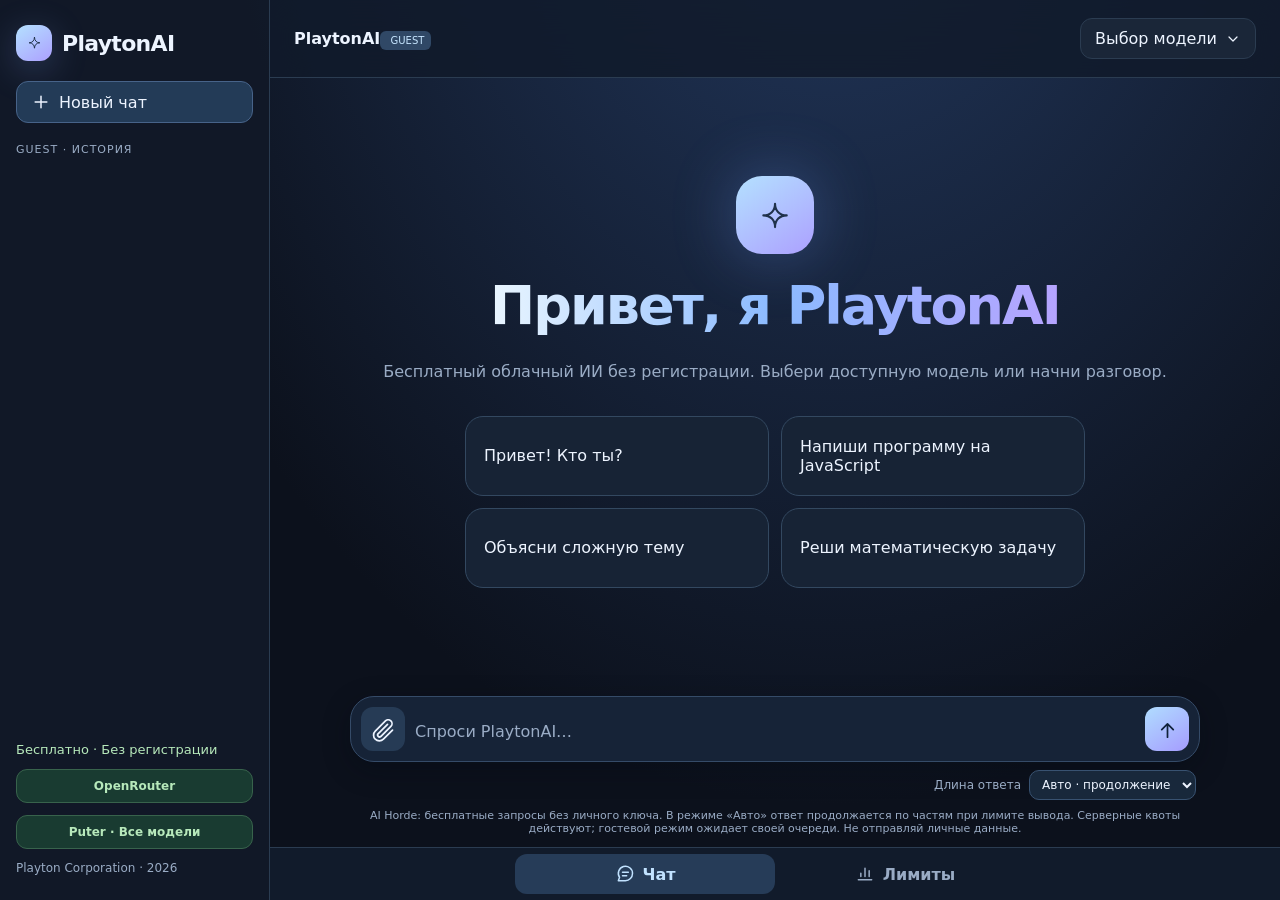
<file: index.html>
<!doctype html>
<html lang="ru">
<head>
<meta charset="utf-8">
<meta name="viewport" content="width=device-width, initial-scale=1">
<meta http-equiv="refresh" content="0; url=guest.html">
<meta name="theme-color" content="#101117">
<title>PlaytonAI — интеллектуальный помощник</title>
<link rel="stylesheet" href="style.css?v=2">
<link rel="stylesheet" href="theme.css?v=2.1">
<script src="https://js.puter.com/v2/"></script>
<script defer src="markdown.js?v=2"></script>
<script defer src="app.js?v=2.1"></script>
<script defer src="icons.js?v=1"></script>
</head>
<body>
<aside id="sidebar">
  <a class="brand" href="./"><span class="logo">✦</span> PlaytonAI</a>
  <button id="newChat" class="new">＋ Новый чат</button>
  <small class="label">ИСТОРИЯ</small>
  <div id="history"></div>
  <footer><a class="switch-provider" href="free.html">★ OpenRouter — бесплатные модели</a><button id="connect">Подключить Puter</button><span>Playton Corporation · 2026</span></footer>
</aside>
<main>
  <header><button id="menu" aria-label="Меню">☰</button><div><strong>PlaytonAI</strong><span class="version"> PUTER</span></div><a class="provider-top" href="free.html">Free AI</a><button id="models" title="Выбрать модель">Выбор модели ▾</button></header>
  <section id="chatPage" class="page">
  <div id="conversation" aria-live="polite"></div>
  <section class="composer">
    <div id="status" role="status"></div>
    <form id="form"><div id="attachments"></div><div class="input-row"><button type="button" id="attach" aria-label="Прикрепить файлы">＋</button><input type="file" id="files" multiple hidden><textarea id="prompt" rows="1" placeholder="Спроси PlaytonAI…" aria-label="Сообщение"></textarea><button type="submit" id="send" aria-label="Отправить">↑</button><button type="button" id="stop" hidden>Стоп</button></div></form>
    <div class="generation-controls"><label for="answerLength">Длина ответа</label><select id="answerLength"><option value="2048">Обычная · до 2 048 токенов</option><option value="1024">Экономная · до 1 024</option><option value="4096">Подробная · до 4 096</option><option value="16384">Длинная · до 16 384</option><option value="auto">Максимум модели</option></select></div>
    <p>Вложения отправляются в Puter при отправке сообщения. Длина ответа помогает управлять расходом бюджета.</p>
  </section>
  </section>
  <section id="limitsPage" class="page limits" hidden>
    <div class="limits-inner">
      <div class="eyebrow">PLAYTONAI · USAGE CENTER</div><h1>Лимиты и квоты</h1>
      <p class="muted">Данные непосредственно из Puter, без выдуманных ограничений.</p>
      <div class="toolbar"><button id="refresh">Обновить с сервера</button><a href="https://puter.com/" target="_blank" rel="noopener">Кабинет Puter</a></div>
      <p id="quotaStatus" class="muted" role="status">Подключи Puter, чтобы получить баланс.</p>
      <div class="quota-grid"><article class="quota-card"><small>ОСТАТОК НА СЧЁТЕ</small><strong id="balance">—</strong><span>Общий месячный бюджет аккаунта</span><div class="progress"><div id="balanceBar"></div></div></article><article class="quota-card"><small>МЕСЯЧНЫЙ БЮДЖЕТ</small><strong id="monthly">—</strong><span>Данные непосредственно из API</span></article></div>
      <article class="quota-card"><div class="card-head"><div><small>ВЫБРАННАЯ МОДЕЛЬ</small><h2 id="quotaModel">Выбери модель</h2></div><button id="chooseQuota">Сменить</button></div><div id="modelMetrics" class="metrics"></div><div class="notice"><strong>Остаток запросов у провайдера</strong><p>Не раскрывается публичным API Puter. Это не означает безлимит: внутренние квоты модели могут действовать.</p></div><div id="lastServerEvent" class="notice" hidden></div></article>
      <article class="quota-card"><h2>Общие ограничения Puter</h2><p class="muted">Для пользователя в приложении, не отдельный счётчик каждой модели.</p><div class="table-scroll"><table><thead><tr><th>Тариф</th><th>Запросов / 10 с</th><th>Одновременно</th></tr></thead><tbody><tr><td>Платный</td><td>200</td><td>20</td></tr><tr><td>Бесплатный</td><td>30</td><td>3</td></tr><tr><td>Гостевой</td><td>20</td><td>2</td></tr></tbody></table></div><a href="https://docs.puter.com/rate-limits-and-quotas/" target="_blank" rel="noopener">Официальная документация</a></article>
      <article class="quota-card"><h2>Серверный расход приложения</h2><p class="muted">Детализация может обновляться с задержкой.</p><div id="usageTable">Нет данных — подключи аккаунт.</div></article>
    </div>
  </section>
  <nav class="bottom-nav" aria-label="Навигация"><button id="navChat" class="active" aria-current="page"><span>◉</span> Чат</button><button id="navLimits"><span>▥</span> Лимиты</button></nav>
</main>
<dialog id="catalog">
  <div class="dialog-head"><h2>Каталог моделей</h2><button id="close">×</button></div>
  <p id="catalogStatus">Загрузка каталога…</p>
  <input type="search" id="filter" placeholder="Поиск модели или провайдера" aria-label="Поиск модели">
  <div id="modelList"></div>
</dialog>
</body>
</html>
</file>
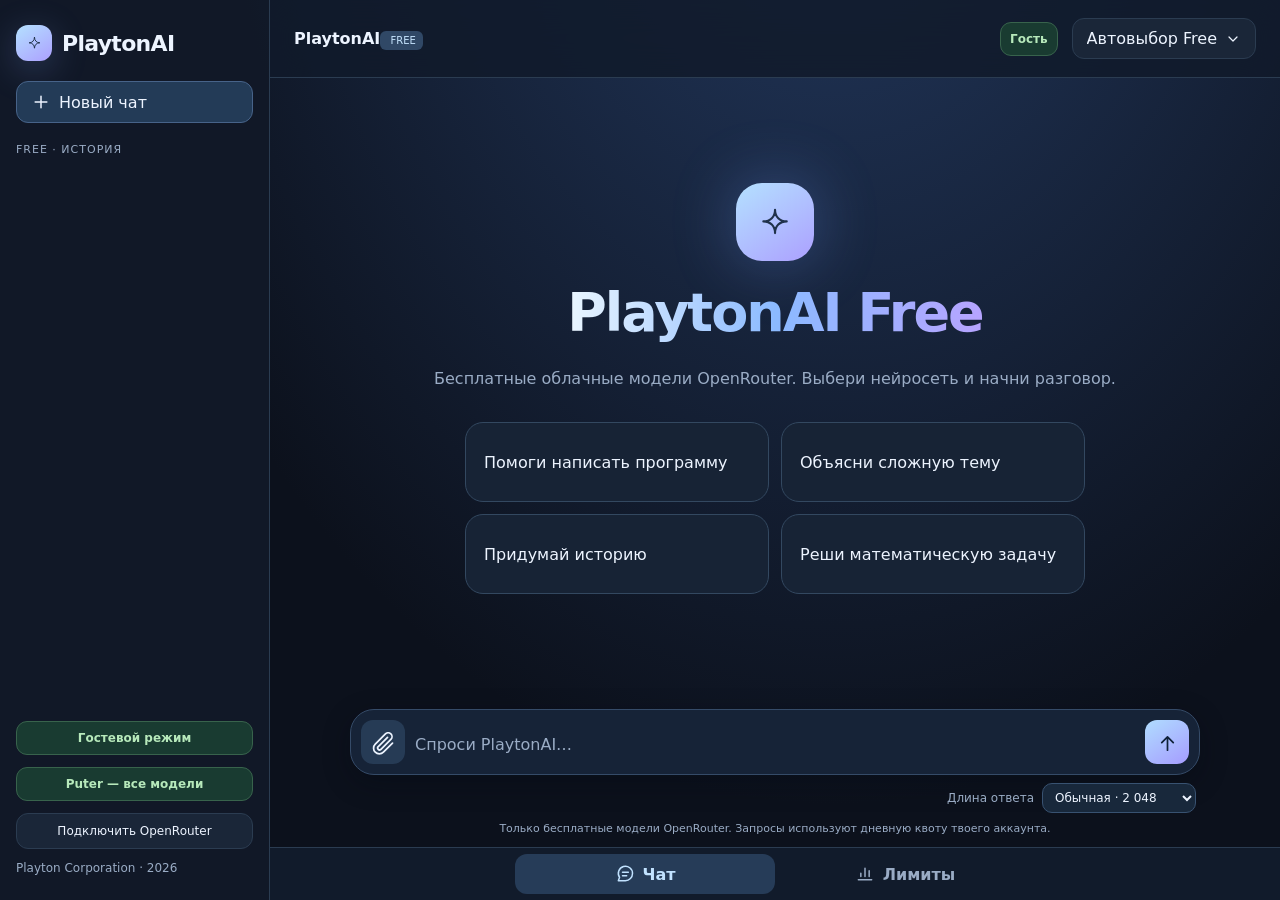
<file: free.html>
<!doctype html><html lang="ru"><head><meta charset="utf-8"><meta name="viewport" content="width=device-width,initial-scale=1,viewport-fit=cover"><meta name="theme-color" content="#101117"><meta name="referrer" content="no-referrer"><title>PlaytonAI · Free Models</title><link rel="stylesheet" href="style.css?v=3"><link rel="stylesheet" href="theme.css?v=3"><script defer src="markdown.js?v=2"></script><script defer src="free.js?v=3"></script><script defer src="icons.js?v=1"></script></head>
<body><aside id="sidebar"><a class="brand" href="./free.html"><span class="logo">✦</span> PlaytonAI</a><button id="newChat" class="new">＋ Новый чат</button><small class="label">FREE · ИСТОРИЯ</small><div id="history"></div><footer><a class="switch-provider" href="./guest.html">Гостевой режим</a><a class="switch-provider" href="./puter.html">Puter — все модели</a><button id="connect">Подключить OpenRouter</button><button id="disconnect" hidden>Отключить ключ</button><span>Playton Corporation · 2026</span></footer></aside>
<main><header><button id="menu" aria-label="Меню">☰</button><div><strong>PlaytonAI</strong><span class="version"> FREE</span></div><a class="provider-top" href="./guest.html">Гость</a><button id="models" title="Выбрать модель">Выбор модели ▾</button></header>
<section class="page" id="chatPage"><div id="conversation" aria-live="polite"></div><section class="composer"><div id="status" role="status"></div><form id="form"><div id="attachments"></div><div class="input-row"><button type="button" id="attach" aria-label="Прикрепить файлы">＋</button><input type="file" id="files" multiple hidden accept="image/*,.txt,.md,.csv,.json,.xml,.js,.ts,.py,.cpp,.html,.css,.rs,.java,.log"><textarea id="prompt" rows="1" placeholder="Спроси PlaytonAI…" aria-label="Сообщение"></textarea><button id="send" type="submit" aria-label="Отправить">↑</button><button id="stop" type="button" hidden>Стоп</button></div></form><div class="generation-controls"><label for="answerLength">Длина ответа</label><select id="answerLength"><option value="2048">Обычная · 2 048</option><option value="1024">Экономная · 1 024</option><option value="4096">Подробная · 4 096</option><option value="16384">Длинная · 16 384</option><option value="auto">Максимум модели</option></select></div><p>Только бесплатные модели OpenRouter. Запросы используют дневную квоту твоего аккаунта.</p></section></section>
<section class="page limits" id="limitsPage" hidden><div class="limits-inner"><div class="eyebrow">PLAYTONAI · OPENROUTER FREE</div><h1>Лимиты и квоты</h1><p class="muted">Данные с сервера OpenRouter, без бюджета Puter.</p><div class="toolbar"><button id="refresh">Обновить с сервера</button><a href="https://openrouter.ai/keys" target="_blank" rel="noopener">API-ключи</a></div><p id="quotaStatus" role="status" class="muted">Подключи аккаунт, чтобы увидеть реальный остаток.</p><div class="quota-grid"><article class="quota-card"><small>ОСТАЛОСЬ ЗАПРОСОВ СЕГОДНЯ</small><strong id="remaining">—</strong><span>Общая квота бесплатных моделей</span><div class="progress"><div id="balanceBar"></div></div></article><article class="quota-card"><small>ДНЕВНОЙ ЛИМИТ</small><strong id="daily">—</strong><span id="used">Данные API</span></article></div><article class="quota-card"><h2 id="quotaModel">Модель</h2><div id="modelMetrics" class="metrics"></div><p class="muted">Отдельная внутренняя квота провайдера может действовать, но остаток не всегда доступен. Общая квота возвращается API OpenRouter.</p></article><article class="quota-card"><h2>Как работает бесплатный режим</h2><p class="muted">Выбираются только модели с суффиксом :free и нулевой ценой либо официальный бесплатный маршрутизатор. Платные модели не отправляются. Ограничения OpenRouter действуют и могут измениться.</p><a href="https://openrouter.ai/collections/free-models" target="_blank" rel="noopener">Официальный список бесплатных моделей</a></article></div></section>
<nav class="bottom-nav" aria-label="Навигация"><button id="navChat" class="active"><span>◉</span> Чат</button><button id="navLimits"><span>▥</span> Лимиты</button></nav></main>
<dialog id="catalog"><div class="dialog-head"><h2>Бесплатные модели</h2><button id="close" aria-label="Закрыть">×</button></div><p id="catalogStatus">Загрузка каталога…</p><input id="filter" type="search" placeholder="Название модели" aria-label="Поиск модели"><div id="modelList"></div></dialog>
<dialog id="connection"><div class="dialog-head"><h2>Подключение OpenRouter</h2><button id="closeConnect" aria-label="Закрыть">×</button></div><p>Войди через официальный OpenRouter. Секретный ключ используется только в памяти этой вкладки, не сохраняется на GitHub и не попадает в историю. После закрытия или перезагрузки вкладки потребуется подключение снова.</p><button id="oauth">Войти через OpenRouter</button><p class="muted">Или используй собственный API-ключ:</p><input id="manualKey" class="free-key" type="password" autocomplete="off" spellcheck="false" placeholder="API-ключ OpenRouter" aria-label="API-ключ OpenRouter"><div class="free-controls"><button id="useKey">Подключить ключ</button><a href="https://openrouter.ai/keys" target="_blank" rel="noopener">Получить ключ</a></div><p id="connectStatus" role="status" class="muted"></p></dialog></body></html>
</file>
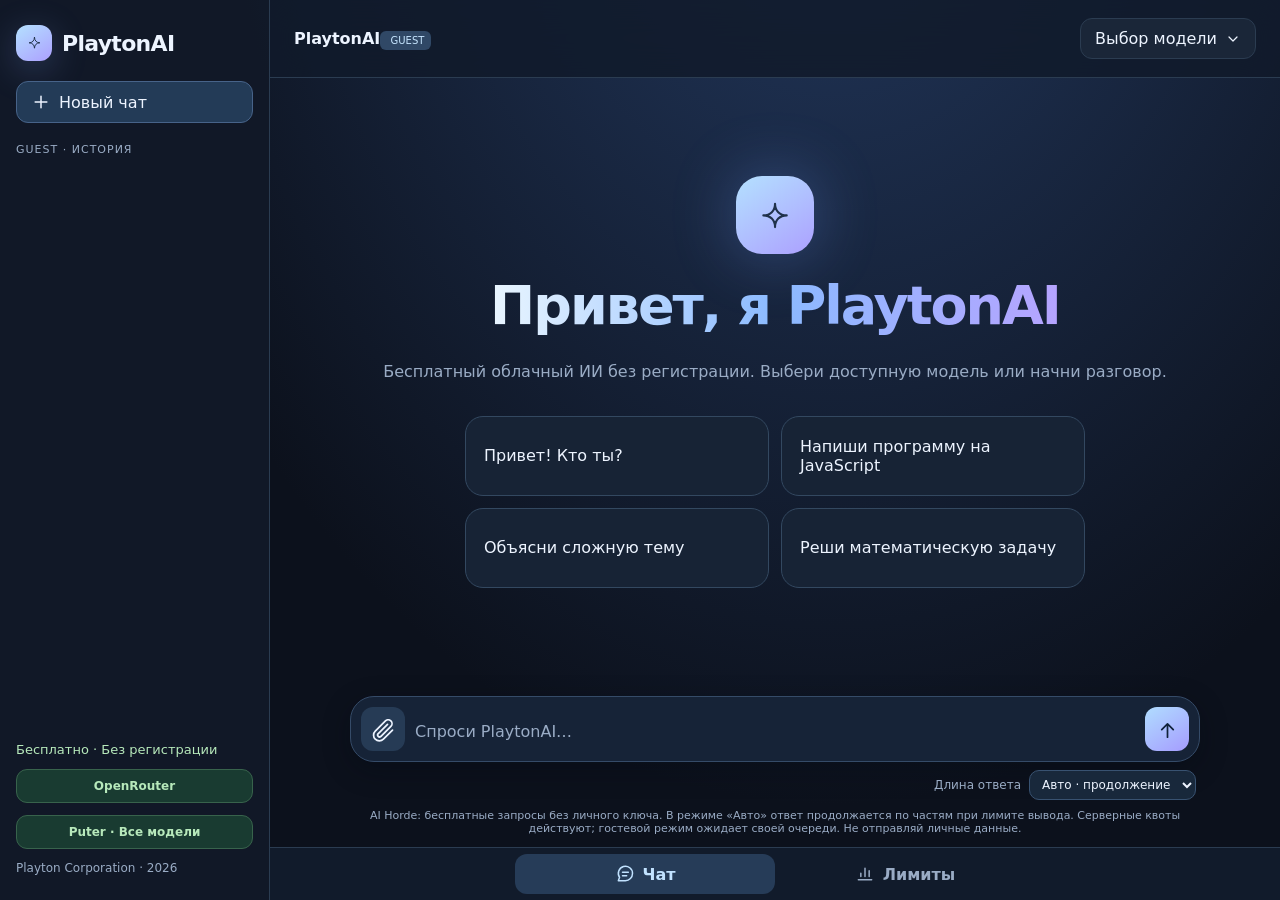
<file: guest.html>
<!doctype html><html lang="ru"><head><meta charset="utf-8"><meta name="viewport" content="width=device-width,initial-scale=1,viewport-fit=cover"><meta name="theme-color" content="#101117"><title>PlaytonAI — свободный ИИ</title><link rel="stylesheet" href="style.css?v=3"><link rel="stylesheet" href="theme.css?v=3"><script defer src="markdown.js?v=2"></script><script defer src="guest.js?v=3.4"></script><script defer src="icons.js?v=1"></script></head>
<body><aside id="sidebar"><a class="brand" href="./guest.html"><span class="logo">✦</span> PlaytonAI</a><button id="newChat" class="new">＋ Новый чат</button><small class="label">GUEST · ИСТОРИЯ</small><div id="history"></div><footer><span class="free-status">Бесплатно · Без регистрации</span><a class="switch-provider" href="free.html">OpenRouter</a><a class="switch-provider" href="puter.html">Puter · Все модели</a><span>Playton Corporation · 2026</span></footer></aside>
<main><header><button id="menu" aria-label="Меню">☰</button><div><strong>PlaytonAI</strong><span class="version"> GUEST</span></div><button id="models" title="Выбрать модель">Загрузка моделей…</button></header>
<section class="page" id="chatPage"><div id="conversation" aria-live="polite"></div><section class="composer"><div id="status" role="status"></div><form id="form"><div id="attachments"></div><div class="input-row"><button type="button" id="attach" aria-label="Прикрепить файлы">＋</button><input type="file" id="files" multiple hidden accept="image/png,image/jpeg,image/webp,.txt,.md,.csv,.json,.xml,.js,.ts,.py,.cpp,.html,.css,.rs,.java,.log"><textarea id="prompt" rows="1" placeholder="Спроси PlaytonAI…" aria-label="Сообщение"></textarea><button id="send" type="submit" aria-label="Отправить">↑</button><button id="stop" type="button" hidden>Стоп</button></div></form><div class="generation-controls"><label for="answerLength">Длина ответа</label><select id="answerLength"><option value="auto">Авто · продолжение</option><option value="512">Обычная · 512</option><option value="256">Короткая · 256</option><option value="1024">Подробная · 1 024</option><option value="2048">Длинная · 2 048</option><option value="4096">До 4 096</option></select></div><p>AI Horde: бесплатные запросы без личного ключа. В режиме «Авто» ответ продолжается по частям при лимите вывода. Серверные квоты действуют; гостевой режим ожидает своей очереди. Не отправляй личные данные.</p></section></section>
<section class="page limits" id="limitsPage" hidden><div class="limits-inner"><div class="eyebrow">PLAYTONAI · GUEST CLOUD</div><h1>Доступность и лимиты</h1><p class="muted">Живая информация от AI Horde. Гостевые запросы бесплатны, но время ожидания и доступная длина ответа зависят от нагрузки.</p><div class="toolbar"><button id="refresh">Обновить с сервера</button><a href="https://aihorde.net/status/" target="_blank" rel="noopener">Статус AI Horde</a></div><p id="quotaStatus" role="status" class="muted"></p><div class="quota-grid"><article class="quota-card"><small>РАБОТАЮЩИХ ЧАТ-МОДЕЛЕЙ</small><strong id="available">—</strong><span>Каталог с сервера</span></article><article class="quota-card"><small>РЕЖИМ</small><strong>Гость</strong><span>Без аккаунта и платёжных данных</span></article></div><article class="quota-card"><h2 id="quotaModel">Модель</h2><div id="modelMetrics" class="metrics"></div><p class="muted">У гостей низкий приоритет, а серверный лимит вывода зависит от очереди. Не опубликованный остаток не означает безлимит.</p></article></div></section>
<nav class="bottom-nav" aria-label="Навигация"><button id="navChat" class="active"><span>◉</span> Чат</button><button id="navLimits"><span>▥</span> Лимиты</button></nav></main>
<dialog id="catalog"><div class="dialog-head"><h2>Доступные модели</h2><button id="close" aria-label="Закрыть">×</button></div><p id="catalogStatus">Загрузка каталога…</p><input id="filter" type="search" placeholder="Название модели" aria-label="Поиск модели"><div id="modelList"></div></dialog></body></html>
</file>
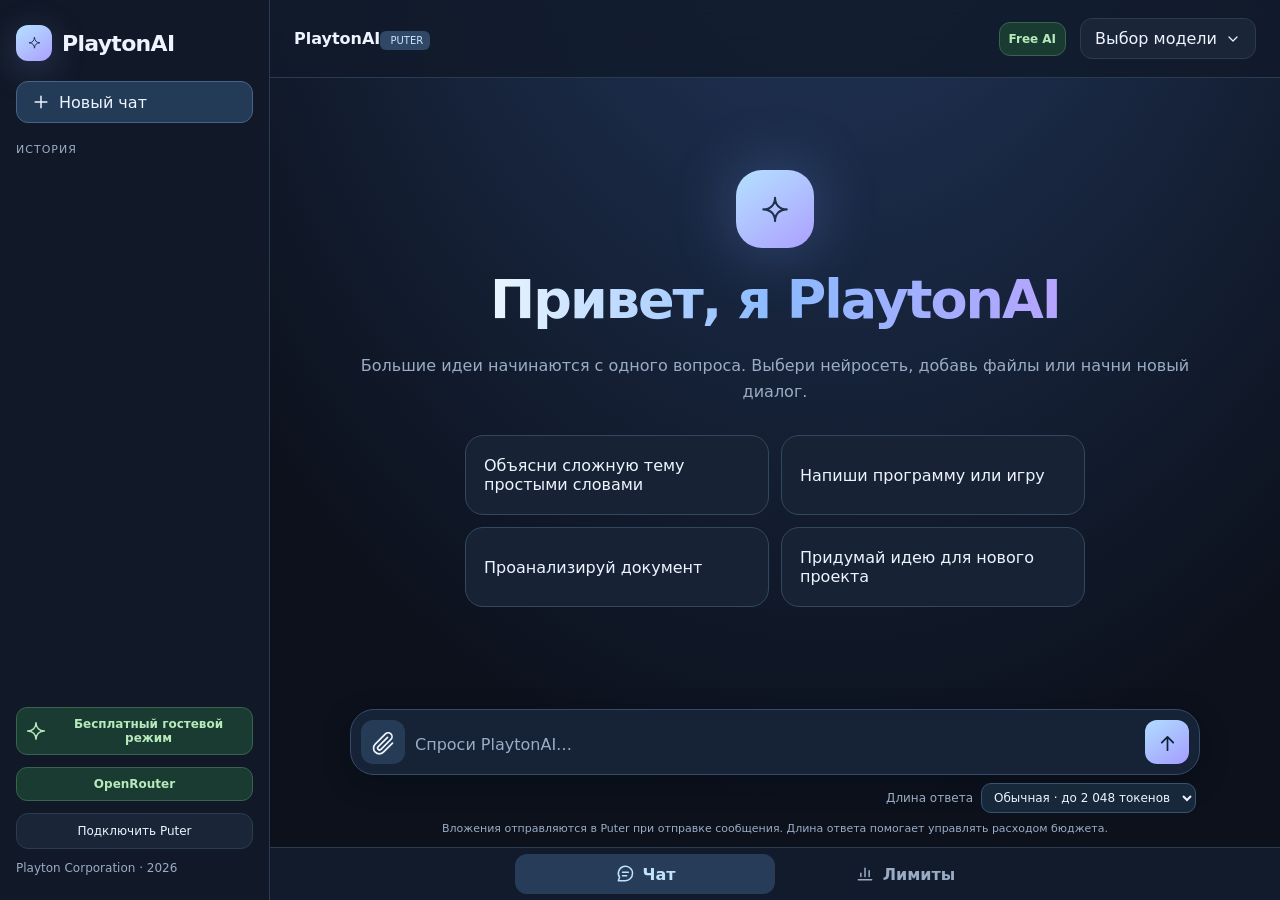
<file: puter.html>
<!doctype html>
<html lang="ru">
<head>
<meta charset="utf-8">
<meta name="viewport" content="width=device-width, initial-scale=1">
<meta name="theme-color" content="#101117">
<title>PlaytonAI — интеллектуальный помощник</title>
<link rel="stylesheet" href="style.css?v=2">
<link rel="stylesheet" href="theme.css?v=2.1">
<script src="https://js.puter.com/v2/"></script>
<script defer src="markdown.js?v=2"></script>
<script defer src="app.js?v=2.1"></script>
<script defer src="icons.js?v=1"></script>
</head>
<body>
<aside id="sidebar">
  <a class="brand" href="./"><span class="logo">✦</span> PlaytonAI</a>
  <button id="newChat" class="new">＋ Новый чат</button>
  <small class="label">ИСТОРИЯ</small>
  <div id="history"></div>
  <footer><a class="switch-provider" href="guest.html">★ Бесплатный гостевой режим</a><a class="switch-provider" href="free.html">OpenRouter</a><button id="connect">Подключить Puter</button><span>Playton Corporation · 2026</span></footer>
</aside>
<main>
  <header><button id="menu" aria-label="Меню">☰</button><div><strong>PlaytonAI</strong><span class="version"> PUTER</span></div><a class="provider-top" href="free.html">Free AI</a><button id="models" title="Выбрать модель">Выбор модели ▾</button></header>
  <section id="chatPage" class="page">
  <div id="conversation" aria-live="polite"></div>
  <section class="composer">
    <div id="status" role="status"></div>
    <form id="form"><div id="attachments"></div><div class="input-row"><button type="button" id="attach" aria-label="Прикрепить файлы">＋</button><input type="file" id="files" multiple hidden><textarea id="prompt" rows="1" placeholder="Спроси PlaytonAI…" aria-label="Сообщение"></textarea><button type="submit" id="send" aria-label="Отправить">↑</button><button type="button" id="stop" hidden>Стоп</button></div></form>
    <div class="generation-controls"><label for="answerLength">Длина ответа</label><select id="answerLength"><option value="2048">Обычная · до 2 048 токенов</option><option value="1024">Экономная · до 1 024</option><option value="4096">Подробная · до 4 096</option><option value="16384">Длинная · до 16 384</option><option value="auto">Максимум модели</option></select></div>
    <p>Вложения отправляются в Puter при отправке сообщения. Длина ответа помогает управлять расходом бюджета.</p>
  </section>
  </section>
  <section id="limitsPage" class="page limits" hidden>
    <div class="limits-inner">
      <div class="eyebrow">PLAYTONAI · USAGE CENTER</div><h1>Лимиты и квоты</h1>
      <p class="muted">Данные непосредственно из Puter, без выдуманных ограничений.</p>
      <div class="toolbar"><button id="refresh">Обновить с сервера</button><a href="https://puter.com/" target="_blank" rel="noopener">Кабинет Puter</a></div>
      <p id="quotaStatus" class="muted" role="status">Подключи Puter, чтобы получить баланс.</p>
      <div class="quota-grid"><article class="quota-card"><small>ОСТАТОК НА СЧЁТЕ</small><strong id="balance">—</strong><span>Общий месячный бюджет аккаунта</span><div class="progress"><div id="balanceBar"></div></div></article><article class="quota-card"><small>МЕСЯЧНЫЙ БЮДЖЕТ</small><strong id="monthly">—</strong><span>Данные непосредственно из API</span></article></div>
      <article class="quota-card"><div class="card-head"><div><small>ВЫБРАННАЯ МОДЕЛЬ</small><h2 id="quotaModel">Выбери модель</h2></div><button id="chooseQuota">Сменить</button></div><div id="modelMetrics" class="metrics"></div><div class="notice"><strong>Остаток запросов у провайдера</strong><p>Не раскрывается публичным API Puter. Это не означает безлимит: внутренние квоты модели могут действовать.</p></div><div id="lastServerEvent" class="notice" hidden></div></article>
      <article class="quota-card"><h2>Общие ограничения Puter</h2><p class="muted">Для пользователя в приложении, не отдельный счётчик каждой модели.</p><div class="table-scroll"><table><thead><tr><th>Тариф</th><th>Запросов / 10 с</th><th>Одновременно</th></tr></thead><tbody><tr><td>Платный</td><td>200</td><td>20</td></tr><tr><td>Бесплатный</td><td>30</td><td>3</td></tr><tr><td>Гостевой</td><td>20</td><td>2</td></tr></tbody></table></div><a href="https://docs.puter.com/rate-limits-and-quotas/" target="_blank" rel="noopener">Официальная документация</a></article>
      <article class="quota-card"><h2>Серверный расход приложения</h2><p class="muted">Детализация может обновляться с задержкой.</p><div id="usageTable">Нет данных — подключи аккаунт.</div></article>
    </div>
  </section>
  <nav class="bottom-nav" aria-label="Навигация"><button id="navChat" class="active" aria-current="page"><span>◉</span> Чат</button><button id="navLimits"><span>▥</span> Лимиты</button></nav>
</main>
<dialog id="catalog">
  <div class="dialog-head"><h2>Каталог моделей</h2><button id="close">×</button></div>
  <p id="catalogStatus">Загрузка каталога…</p>
  <input type="search" id="filter" placeholder="Поиск модели или провайдера" aria-label="Поиск модели">
  <div id="modelList"></div>
</dialog>
</body>
</html>
</file>
<file: style.css>
:root{color-scheme:dark;--bg:#101117;--panel:#171922;--line:#2a2d3b;--text:#f1f2f7;--muted:#9b9eae;--accent:#9caaff;font-family:Inter,system-ui,-apple-system,sans-serif}*{box-sizing:border-box}body{margin:0;background:var(--bg);color:var(--text);display:flex;height:100dvh;overflow:hidden}button,input,textarea{font:inherit}button{cursor:pointer;border:1px solid var(--line);border-radius:12px;color:var(--text);background:#222531;padding:10px 14px}button:hover{background:#303649}button:disabled{opacity:.5;cursor:wait}#sidebar{width:265px;flex-shrink:0;background:var(--panel);padding:22px 15px;display:flex;flex-direction:column;gap:20px;border-right:1px solid var(--line)}.brand{display:flex;align-items:center;gap:10px;text-decoration:none;color:var(--text);font-weight:800;font-size:22px}.logo{display:grid;place-items:center;width:36px;height:36px;background:linear-gradient(135deg,#a7b2ff,#6967e9);color:#17152b;border-radius:12px;font-weight:900}.new{border-color:#484f83;text-align:left}.label{color:var(--muted);font-size:11px;letter-spacing:1px}#history{overflow:auto;flex:1;display:flex;flex-direction:column;gap:5px}.history-item{display:flex;align-items:center;gap:6px}.history-item>button:first-child{flex:1;min-width:0;text-overflow:ellipsis;overflow:hidden;white-space:nowrap;text-align:left;background:transparent;border-color:transparent}.history-item.active{background:#282d42;border-radius:12px}.history-item>button:last-child{padding:5px 8px;border:none;background:none;color:var(--muted)}footer{display:flex;flex-direction:column;gap:12px;color:var(--muted);font-size:12px}main{flex:1;min-width:0;display:flex;flex-direction:column}header{display:flex;align-items:center;gap:14px;padding:15px 24px;border-bottom:1px solid var(--line)}header>div{flex:1}.version{font-size:10px;background:#282b44;color:#b4beff;padding:4px 7px;border-radius:6px}#models{max-width:46%;white-space:nowrap;overflow:hidden;text-overflow:ellipsis}#menu{display:none}#conversation{flex:1;overflow:auto;padding:20px max(20px,calc((100% - 850px)/2));scroll-behavior:smooth}.welcome{min-height:100%;display:flex;flex-direction:column;justify-content:center;align-items:center;text-align:center}.welcome .logo{width:70px;height:70px;font-size:40px;box-shadow:0 10px 60px #6267c94a}.welcome h1{font-size:clamp(28px,5vw,46px);margin:20px 0 6px}.welcome p{color:var(--muted)}.suggestions{display:grid;grid-template-columns:repeat(2,minmax(0,1fr));gap:10px;margin-top:15px}.suggestions button{text-align:left;background:#181b25;padding:14px}.message{margin:20px 0;line-height:1.65;overflow-wrap:anywhere}.message.user{background:#232638;padding:14px 18px;border-radius:18px 18px 4px 18px;margin-left:auto;width:fit-content;max-width:90%}.message.assistant{padding:12px 0}.author{color:var(--accent);font-weight:700;font-size:12px;margin-bottom:8px}.content{white-space:pre-wrap}.content pre{white-space:pre;overflow:auto;padding:15px;background:#090b10;border-radius:12px;border:1px solid var(--line)}.copy{font-size:12px;margin-top:8px;padding:5px 10px}.composer{padding:10px max(20px,calc((100% - 850px)/2)) 12px}.composer form{background:#1c1f2b;border:1px solid #3a3e50;border-radius:22px;padding:10px;display:flex;align-items:flex-end;gap:10px}.composer textarea{resize:none;flex:1;min-width:0;border:0;background:transparent;color:var(--text);padding:10px;outline:none;max-height:160px}.composer p{font-size:11px;text-align:center;color:var(--muted);margin:9px 0 0}#send{background:var(--accent);color:#101117;font-size:23px;width:44px;height:44px;padding:0;border:none;font-weight:bold}#status{font-size:13px;color:#c6cbf7;padding:0 4px 8px}#status:empty{display:none}dialog{background:var(--panel);border:1px solid var(--line);color:var(--text);width:min(650px,94vw);max-height:85dvh;border-radius:20px;padding:20px}dialog::backdrop{background:#0009}.dialog-head{display:flex;justify-content:space-between;align-items:center}.dialog-head h2{margin:0}#filter{width:100%;background:var(--bg);color:var(--text);border:1px solid var(--line);border-radius:12px;padding:12px}#modelList{display:flex;flex-direction:column;gap:7px;margin-top:12px;max-height:55dvh;overflow:auto}.model{text-align:left;display:flex;flex-direction:column;gap:5px}.model small{color:var(--muted)}.model.selected{border-color:var(--accent)}#catalogStatus{color:var(--muted);font-size:13px}[hidden]{display:none!important}@media(max-width:700px){#sidebar{display:none;position:absolute;z-index:2;left:0;top:0;bottom:0;width:min(290px,85vw);box-shadow:0 0 0 100vmax #0008}#sidebar.open{display:flex}#menu{display:block;padding:8px 12px}header{padding:12px;gap:10px}.version{display:none}#conversation{padding:14px 16px}.composer{padding:8px 12px}.suggestions{grid-template-columns:1fr}}
</file>
<file: theme.css>
:root{--bg:#0c111c;--panel:#111928;--line:#2b3c51;--text:#edf4ff;--muted:#9aacc5;--accent:#a0d1ff;--violet:#b3a6ff}
.switch-provider,.provider-top{display:inline-block;text-decoration:none;color:#b7e9bb;border:1px solid #38634c;background:#193b31;padding:9px;border-radius:11px;font-size:12px;text-align:center;font-weight:700}.provider-top{flex-shrink:0}.free-status{font-size:13px;color:#b7e9bb}.free-key{width:100%;font:inherit;padding:12px;border:1px solid #415773;border-radius:10px;background:#0c111c;color:var(--text)}.free-controls{display:flex;flex-wrap:wrap;gap:8px;margin-top:12px}.free-controls button{flex:1}.free-chat-image{max-width:180px;max-height:120px;object-fit:contain;border-radius:10px;display:block}
.generation-controls{display:flex;justify-content:flex-end;align-items:center;gap:8px;margin:8px 4px 0;color:var(--muted);font-size:12px}.generation-controls select{max-width:70%;color:var(--text);background:#18283b;border:1px solid #385271;border-radius:10px;padding:6px 8px;font:inherit}.generation-controls select:focus-visible{outline:2px solid var(--accent)}
body{background:radial-gradient(ellipse at 65% -30%,#243b63,transparent 65%),var(--bg)}
button{background:#1a2638;transition:background .2s,border .2s}button:hover{background:#304561}button:focus-visible,a:focus-visible{outline:2px solid var(--accent)}
#sidebar{background:#111928f0;width:270px;padding:25px 16px}.brand{letter-spacing:-.7px}.logo{background:linear-gradient(145deg,#b4e1ff,#aca0ff);color:#20324b;box-shadow:0 8px 35px #86aaff40}.new{background:#233b57;border-color:#476389}.history-item.active{background:#243850}header{background:#111b2bd9;backdrop-filter:blur(20px);padding:18px 24px}.version{background:#304866;color:#c7e6ff}.page{display:flex;flex:1;min-height:0;flex-direction:column}.welcome h1{font-size:clamp(32px,5vw,54px);letter-spacing:-2px;background:linear-gradient(90deg,#eaf6ff,#8bbaff,#b6a4ff);background-clip:text;color:transparent}.welcome .logo{font-size:44px;width:78px;height:78px;border-radius:26px;box-shadow:0 0 65px #759fff55}.welcome p{line-height:1.6}.suggestions{width:min(100%,620px);gap:12px}.suggestions button{background:#172335;border:1px solid #334860;padding:18px;min-height:80px;border-radius:18px}
.message.user{background:#22354e;border:1px solid #38516d;border-radius:20px 20px 5px 20px}.message{line-height:1.7}.author{display:flex;align-items:center;gap:8px;font-size:12px;color:var(--muted)}.author:before{content:"✦";display:grid;place-items:center;width:30px;height:30px;border-radius:10px;color:#10233f;background:linear-gradient(145deg,#b4e1ff,#aca0ff);font-size:20px}.content{white-space:normal}.message.user .content{white-space:pre-wrap}.content p{margin:0 0 12px}.content p:last-child{margin-bottom:0}.content h1,.content h2,.content h3,.content h4{line-height:1.3;margin:20px 0 10px;letter-spacing:-.5px}.content ul,.content ol{padding-left:25px}.content li{margin:5px 0}.content strong{color:#f6faff}.content code{background:#24384e;border:1px solid #364d65;border-radius:6px;padding:2px 5px;color:#c8e5ff;font-family:ui-monospace,Consolas,monospace}.content pre{background:#090e18;line-height:1.5;border-color:#2a4056}.content pre code{background:none;border:0;padding:0;color:#dbeaff}.content blockquote{border-left:3px solid var(--accent);margin:12px 0;padding:8px 15px;background:#1c2a3e;color:#bfd3ee;border-radius:0 10px 10px 0}.content hr{border:0;border-top:1px solid var(--line);margin:22px 0}.content table,.limits table{border-collapse:collapse;width:100%;text-align:left;min-width:300px}.content th,.content td,.limits th,.limits td{padding:10px 12px;border:1px solid var(--line);vertical-align:top}.content th,.limits th{background:#203249}.table-scroll{overflow:auto}.content a,.limits a{color:var(--accent)}.composer form{display:block;background:#162337;border:1px solid #354b68;border-radius:24px;box-shadow:0 8px 28px #03081255}.input-row{display:flex;align-items:flex-end;gap:8px}.composer textarea{padding:10px 2px}.composer textarea::placeholder{color:#9aacc5}#send{background:linear-gradient(145deg,#b0ddff,#a59cff);color:#10223a}#attach{font-size:24px;width:44px;height:44px;padding:0;border:0;background:#263b55}#attachments{display:flex;flex-wrap:wrap;gap:7px;margin:0 4px 8px}#attachments:empty{display:none}.attachment{display:flex;align-items:center;gap:7px;background:#24364d;border:1px solid #3d5879;border-radius:12px;padding:6px;max-width:100%;font-size:12px}.attachment img{width:36px;height:36px;object-fit:cover;border-radius:7px}.attachment span{max-width:155px;overflow:hidden;text-overflow:ellipsis;white-space:nowrap}.attachment button{border:0;background:transparent;padding:3px 6px}.file-tag{display:inline-block;border:1px solid #3c5576;border-radius:10px;padding:5px 8px;font-size:12px;color:#c3dfff;margin:4px 4px 4px 0}.bottom-nav{display:grid;grid-template-columns:1fr 1fr;background:#111b2b;border-top:1px solid var(--line);padding:6px max(14px,calc((100% - 520px)/2)) calc(6px + env(safe-area-inset-bottom))}.bottom-nav button{border:0;background:transparent;color:var(--muted);display:flex;align-items:center;justify-content:center;gap:8px;padding:10px;font-weight:600}.bottom-nav span{font-size:22px}.bottom-nav button.active{background:#263c58;color:#c1e2ff}.limits{overflow:auto}.limits-inner{max-width:900px;width:100%;margin:auto;padding:30px 24px}.limits h1{font-size:36px;letter-spacing:-1.3px;margin:8px 0}.muted{color:var(--muted);font-size:13px;line-height:1.6}.eyebrow{color:#9bc4f4;font-size:11px;font-weight:700;letter-spacing:1.5px}.toolbar{display:flex;align-items:center;flex-wrap:wrap;gap:15px;margin:20px 0}.quota-grid{display:grid;grid-template-columns:1fr 1fr;gap:14px}.quota-card{background:#152234;border:1px solid var(--line);border-radius:20px;padding:20px;margin:12px 0;min-width:0}.quota-card small{color:var(--muted);font-size:11px;letter-spacing:1px}.quota-card>strong{display:block;font-size:clamp(24px,4vw,38px);letter-spacing:-1px;margin:12px 0;color:#a9d4ff}.quota-card>span{font-size:13px;color:var(--muted)}.quota-card h2{font-size:20px;margin:0 0 10px;overflow-wrap:anywhere}.progress{height:7px;background:#24354a;border-radius:7px;margin-top:16px}.progress div{height:100%;width:0;background:linear-gradient(90deg,#99ccff,#a99dfc);border-radius:7px}.card-head{display:flex;justify-content:space-between;gap:12px;align-items:center}.card-head h2{margin:8px 0 15px}.metrics{display:grid;grid-template-columns:repeat(2,minmax(0,1fr));gap:12px}.metric{background:#101a29;padding:12px;border-radius:12px;min-width:0}.metric span{display:block;color:var(--muted);font-size:12px}.metric strong{display:block;font-size:17px;overflow-wrap:anywhere;margin-top:6px}.notice{margin-top:15px;background:#25344b;border-left:3px solid #9db7ff;padding:13px;border-radius:9px}.notice p{margin:5px 0;color:#b6c7dd;font-size:14px;line-height:1.5}.limits table{font-size:13px;margin:12px 0}.limits a{font-size:13px}dialog{background:#142033;border-color:#344e70;border-radius:24px}dialog::backdrop{background:#050a13b8;backdrop-filter:blur(7px)}.model{background:#1b2b40}
@media(max-width:700px){#sidebar{position:fixed;width:min(290px,85vw);box-shadow:0 0 0 100vmax #0009}header{padding:11px 12px}.suggestions{grid-template-columns:repeat(2,minmax(0,1fr));gap:8px}.suggestions button{font-size:13px;padding:10px;min-height:76px}.welcome h1{font-size:33px}.welcome .logo{width:60px;height:60px;font-size:36px}.welcome p{font-size:14px}.bottom-nav{padding:5px 12px calc(5px + env(safe-area-inset-bottom))}.limits-inner{padding:22px 14px}.quota-grid{grid-template-columns:1fr;gap:0}.quota-card{padding:15px}.metrics{grid-template-columns:repeat(2,minmax(0,1fr))}.attachment span{max-width:105px}}
</file>
